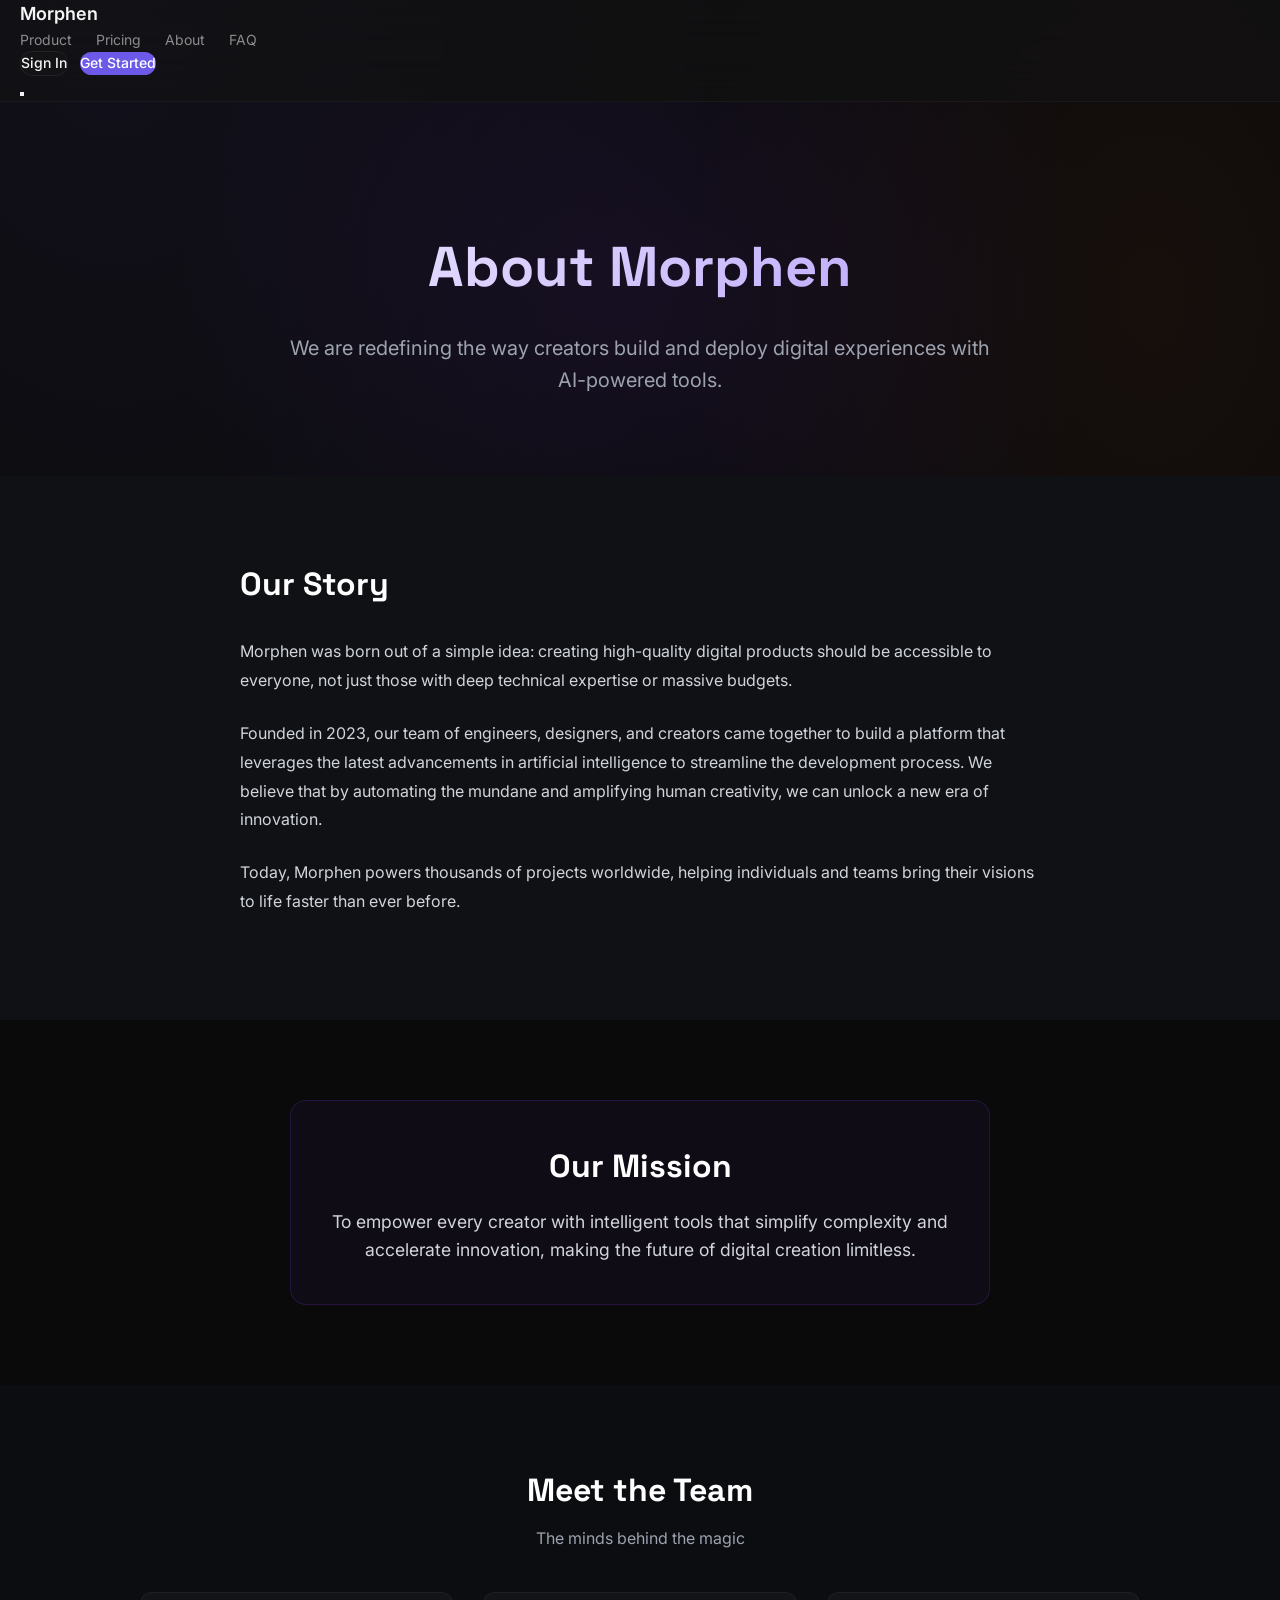
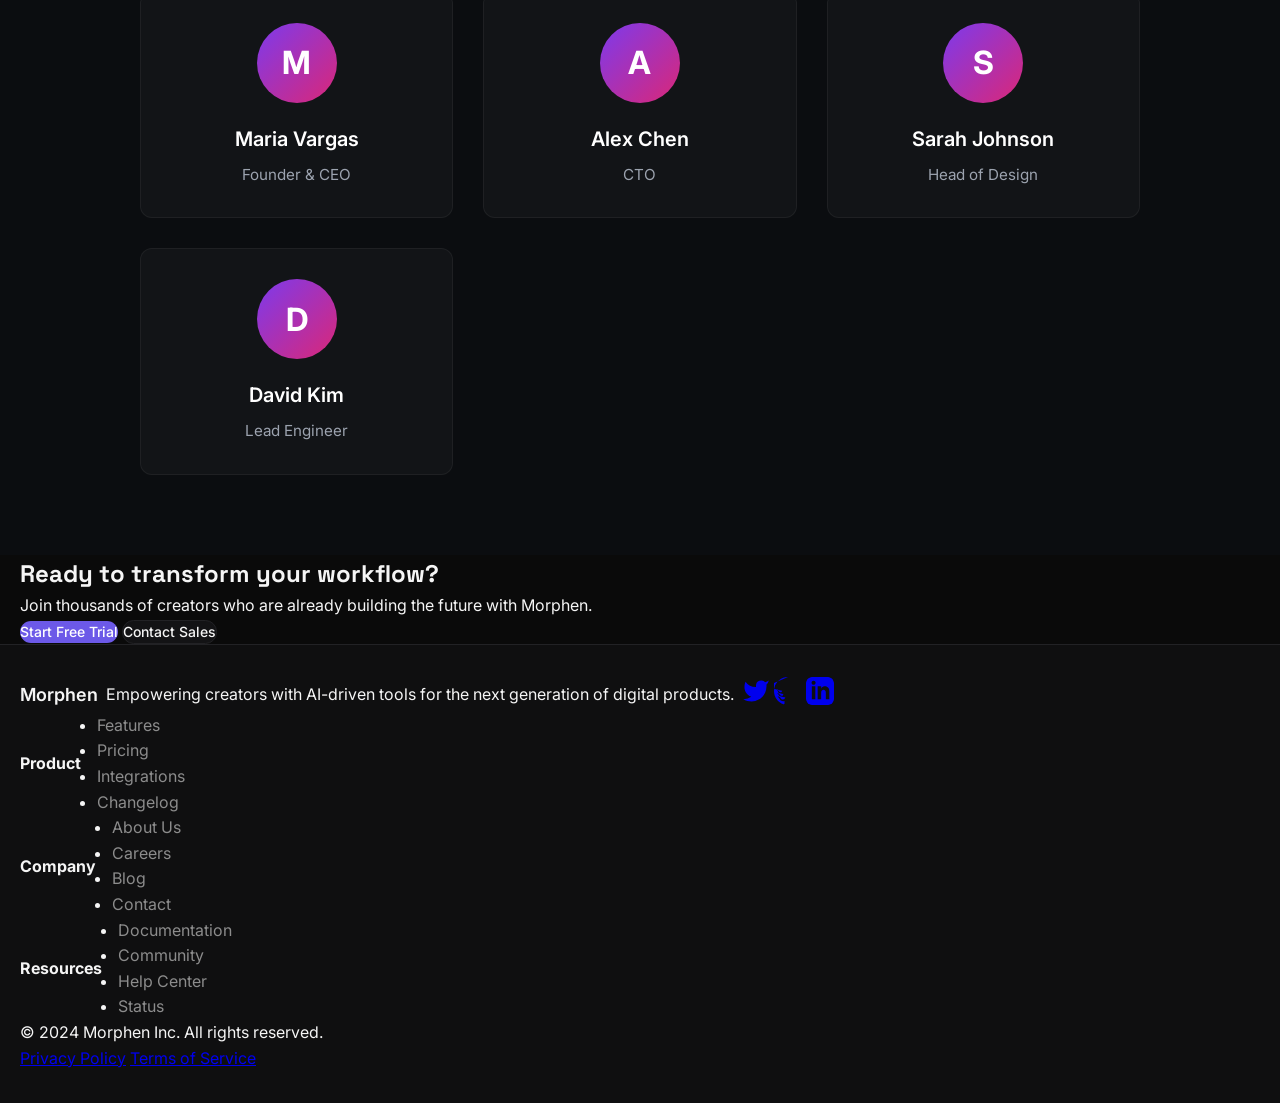
<file: about.html>
<!DOCTYPE html>
<html lang="en">
<head>
    <meta charset="UTF-8">
    <meta name="viewport" content="width=device-width, initial-scale=1.0">
    <title>About - Morphen</title>
    <link rel="stylesheet" href="css/style.css">
    <link rel="preconnect" href="https://fonts.googleapis.com">
    <link rel="preconnect" href="https://fonts.gstatic.com" crossorigin>
    <link href="https://fonts.googleapis.com/css2?family=Inter:wght@400;500;600&family=JetBrains+Mono:wght@400;500&family=Space+Grotesk:wght@500;600;700&display=swap" rel="stylesheet">
    <style>
        /* About Page Specific Styles */
        .about-hero {
            padding: 120px 0 80px;
            text-align: center;
            background: radial-gradient(circle at center, rgba(124, 58, 237, 0.1) 0%, transparent 70%);
        }
        .about-hero h1 {
            font-size: 3.5rem;
            margin-bottom: 20px;
            background: linear-gradient(135deg, #fff 0%, #a78bfa 100%);
            -webkit-background-clip: text;
            -webkit-text-fill-color: transparent;
        }
        .about-hero p {
            font-size: 1.25rem;
            color: #9ca3af;
            max-width: 700px;
            margin: 0 auto;
        }
        .story-section {
            padding: 80px 0;
            background: #0f1115;
        }
        .story-content {
            max-width: 800px;
            margin: 0 auto;
            line-height: 1.8;
            color: #d1d5db;
        }
        .story-content h2 {
            font-size: 2rem;
            margin-bottom: 24px;
            color: #fff;
        }
        .story-content p {
            margin-bottom: 24px;
        }
        .team-section {
            padding: 80px 0;
            background: #0b0d10;
        }
        .team-grid {
            display: grid;
            grid-template-columns: repeat(auto-fit, minmax(250px, 1fr));
            gap: 30px;
            max-width: 1000px;
            margin: 40px auto 0;
        }
        .team-card {
            background: rgba(255, 255, 255, 0.03);
            border: 1px solid rgba(255, 255, 255, 0.05);
            border-radius: 12px;
            padding: 30px;
            text-align: center;
            transition: transform 0.3s ease, border-color 0.3s ease;
        }
        .team-card:hover {
            transform: translateY(-5px);
            border-color: rgba(124, 58, 237, 0.5);
        }
        .team-avatar {
            width: 80px;
            height: 80px;
            border-radius: 50%;
            background: linear-gradient(135deg, #7c3aed, #db2777);
            margin: 0 auto 20px;
            display: flex;
            align-items: center;
            justify-content: center;
            font-size: 2rem;
            font-weight: bold;
            color: white;
        }
        .team-name {
            font-size: 1.25rem;
            font-weight: 600;
            color: #fff;
            margin-bottom: 8px;
        }
        .team-role {
            color: #9ca3af;
            font-size: 0.95rem;
        }
        .mission-section {
            padding: 80px 0;
            text-align: center;
        }
        .mission-box {
            max-width: 700px;
            margin: 0 auto;
            padding: 40px;
            background: rgba(124, 58, 237, 0.05);
            border: 1px solid rgba(124, 58, 237, 0.2);
            border-radius: 16px;
        }
        .mission-box h2 {
            font-size: 2rem;
            margin-bottom: 16px;
            color: #fff;
        }
        .mission-box p {
            color: #d1d5db;
            font-size: 1.1rem;
        }
    </style>
</head>
<body>
    <!-- Header -->
    <header class="header">
        <div class="container header-container">
            <a href="index.html" class="logo">Morphen</a>
            <nav class="nav">
                <a href="index.html#features" class="nav-link">Product</a>
                <a href="index.html#pricing" class="nav-link">Pricing</a>
                <a href="about.html" class="nav-link active">About</a>
                <a href="index.html#faq" class="nav-link">FAQ</a>
            </nav>
            <div class="header-actions">
                <a href="#" class="btn btn-outline">Sign In</a>
                <a href="#" class="btn btn-primary">Get Started</a>
            </div>
            <button class="mobile-menu-btn" aria-label="Menu">
                <span></span>
                <span></span>
                <span></span>
            </button>
        </div>
    </header>

    <!-- About Hero -->
    <section class="about-hero">
        <div class="container">
            <h1>About Morphen</h1>
            <p>We are redefining the way creators build and deploy digital experiences with AI-powered tools.</p>
        </div>
    </section>

    <!-- Our Story -->
    <section class="story-section">
        <div class="container">
            <div class="story-content">
                <h2>Our Story</h2>
                <p>Morphen was born out of a simple idea: creating high-quality digital products should be accessible to everyone, not just those with deep technical expertise or massive budgets.</p>
                <p>Founded in 2023, our team of engineers, designers, and creators came together to build a platform that leverages the latest advancements in artificial intelligence to streamline the development process. We believe that by automating the mundane and amplifying human creativity, we can unlock a new era of innovation.</p>
                <p>Today, Morphen powers thousands of projects worldwide, helping individuals and teams bring their visions to life faster than ever before.</p>
            </div>
        </div>
    </section>

    <!-- Mission -->
    <section class="mission-section">
        <div class="container">
            <div class="mission-box">
                <h2>Our Mission</h2>
                <p>To empower every creator with intelligent tools that simplify complexity and accelerate innovation, making the future of digital creation limitless.</p>
            </div>
        </div>
    </section>

    <!-- Team -->
    <section class="team-section">
        <div class="container">
            <h2 style="text-align: center; font-size: 2rem; color: #fff; margin-bottom: 10px;">Meet the Team</h2>
            <p style="text-align: center; color: #9ca3af; margin-bottom: 40px;">The minds behind the magic</p>
            <div class="team-grid">
                <div class="team-card">
                    <div class="team-avatar">M</div>
                    <div class="team-name">Maria Vargas</div>
                    <div class="team-role">Founder & CEO</div>
                </div>
                <div class="team-card">
                    <div class="team-avatar">A</div>
                    <div class="team-name">Alex Chen</div>
                    <div class="team-role">CTO</div>
                </div>
                <div class="team-card">
                    <div class="team-avatar">S</div>
                    <div class="team-name">Sarah Johnson</div>
                    <div class="team-role">Head of Design</div>
                </div>
                <div class="team-card">
                    <div class="team-avatar">D</div>
                    <div class="team-name">David Kim</div>
                    <div class="team-role">Lead Engineer</div>
                </div>
            </div>
        </div>
    </section>

    <!-- Footer CTA -->
    <section class="footer-cta">
        <div class="container">
            <h2>Ready to transform your workflow?</h2>
            <p>Join thousands of creators who are already building the future with Morphen.</p>
            <div class="cta-buttons">
                <a href="#" class="btn btn-primary btn-lg">Start Free Trial</a>
                <a href="#" class="btn btn-outline btn-lg">Contact Sales</a>
            </div>
        </div>
    </section>

    <!-- Footer -->
    <footer class="footer">
        <div class="container">
            <div class="footer-grid">
                <div class="footer-brand">
                    <a href="index.html" class="logo">Morphen</a>
                    <p>Empowering creators with AI-driven tools for the next generation of digital products.</p>
                    <div class="social-links">
                        <a href="#" aria-label="Twitter"><svg width="20" height="20" fill="currentColor" viewBox="0 0 24 24"><path d="M23 3a10.9 10.9 0 01-3.14 1.53 4.48 4.48 0 00-7.86 3v1A10.66 10.66 0 013 4s-4 9 5 13a11.64 11.64 0 01-7 2c9 5 20 0 20-11.5a4.5 4.5 0 00-.08-.83A7.72 7.72 0 0023 3z"></path></svg></a>
                        <a href="#" aria-label="GitHub"><svg width="20" height="20" fill="currentColor" viewBox="0 0 24 24"><path d="M12 0c-6.626 0-12 5.373-12 12 0 5.302 3.438 9.8 8.207 11.387.599.111.793-.261.793-.577v-2.234c-3.338.726-4.033-1.416-4.033-1.416-.546-1.387-1.333-1.756-1.333-1.756-1.089-.745.083-.729.083-.729 1.205.084 1.839 1.237 1.839 1.237 1.07 1.834 2.807 1.304 3.492.997.107-.775.418-1.305.762-1.604-2.665-.305-5.467-1.334-5.467-1.334-.452-1.139-1.065-1.412-1.065-1.412-.872-.593.066-.581.066-.581.965.068 1.472.993 1.472.993.859 1.469 2.25 1.044 2.802.794.087-.62.332-1.044.604-1.283-2.116-.241-4.342-1.059-4.342-1.059-.362-.915-.879-1.553-.879-1.553-.719-.492.055-.481.055-.481.794.056 1.212.819 1.212.819.709 1.215 1.868.865 2.325.663.072-.517.277-.865.502-1.063-1.765-.201-3.62-.883-3.62-.883-.202-.05-.405-.101-.607-.152-.202-.051-.404-.102-.606-.153-.404-.102-.807-.204-1.21-.306-.403-.102-.806-.204-1.209-.306-.202-.051-.404-.102-.606-.153-.202-.051-.404-.102-.606-.153-.403-.102-.806-.204-1.209-.306-.403-.102-.806-.204-1.209-.306-.202-.051-.404-.102-.606-.153-.202-.051-.404-.102-.606-.153-.403-.102-.806-.204-1.209-.306-.403-.102-.806-.204-1.209-.306z"/></svg></a>
                        <a href="#" aria-label="LinkedIn"><svg width="20" height="20" fill="currentColor" viewBox="0 0 24 24"><path d="M19 0h-14c-2.761 0-5 2.239-5 5v14c0 2.761 2.239 5 5 5h14c2.762 0 5-2.239 5-5v-14c0-2.761-2.238-5-5-5zm-11 19h-3v-11h3v11zm-1.5-12.268c-.966 0-1.75-.79-1.75-1.764s.784-1.764 1.75-1.764 1.75.79 1.75 1.764-.783 1.764-1.75 1.764zm13.5 12.268h-3v-5.604c0-3.368-4-3.113-4 0v5.604h-3v-11h3v1.765c1.396-2.586 7-2.777 7 2.476v6.759z"/></svg></a>
                    </div>
                </div>
                <div class="footer-links">
                    <h4>Product</h4>
                    <ul>
                        <li><a href="index.html#features">Features</a></li>
                        <li><a href="index.html#pricing">Pricing</a></li>
                        <li><a href="#">Integrations</a></li>
                        <li><a href="#">Changelog</a></li>
                    </ul>
                </div>
                <div class="footer-links">
                    <h4>Company</h4>
                    <ul>
                        <li><a href="about.html">About Us</a></li>
                        <li><a href="#">Careers</a></li>
                        <li><a href="#">Blog</a></li>
                        <li><a href="#">Contact</a></li>
                    </ul>
                </div>
                <div class="footer-links">
                    <h4>Resources</h4>
                    <ul>
                        <li><a href="#">Documentation</a></li>
                        <li><a href="#">Community</a></li>
                        <li><a href="#">Help Center</a></li>
                        <li><a href="#">Status</a></li>
                    </ul>
                </div>
            </div>
            <div class="footer-bottom">
                <p>&copy; 2024 Morphen Inc. All rights reserved.</p>
                <div class="legal-links">
                    <a href="#">Privacy Policy</a>
                    <a href="#">Terms of Service</a>
                </div>
            </div>
        </div>
    </footer>

    <script src="js/main.js"></script>
</body>
</html>
</file>
<file: css/style.css>
@import url('https://fonts.googleapis.com/css2?family=Space+Grotesk:wght@400;500;600;700&family=Inter:wght@400;500;600;700&family=JetBrains+Mono:wght@400;500&display=swap');

*{margin:0;padding:0;box-sizing:border-box}
:root{
  --bg:0 0% 4%;--fg:0 0% 96%;--card:240 5% 8%;--muted:240 4% 12%;
  --muted-fg:0 0% 55%;--accent:248 76% 63%;--accent-fg:0 0% 100%;
  --border:240 5% 14%;--orange:18 100% 60%;--green:158 100% 42%;
  --radius:0.85rem;
}
html{font-size:16px;scroll-behavior:smooth}
body{
  font-family:'Inter',system-ui,sans-serif;
  background:radial-gradient(ellipse 66% 46% at 9% 0,rgba(108,92,231,.08),transparent 72%),
             radial-gradient(ellipse 50% 35% at 90% 11%,rgba(255,107,53,.05),transparent 74%),
             #0a0a0a;
  color:hsl(var(--fg));line-height:1.6;min-height:100vh;
}
h1,h2,h3{font-family:'Space Grotesk',system-ui,sans-serif}
.container{width:100%;max-width:1400px;margin:0 auto;padding:0 1.25rem}
header{position:sticky;top:0;z-index:50;border-bottom:1px solid hsl(var(--border)/.5);
  background:hsl(var(--card)/.7);backdrop-filter:blur(24px)}
.header-inner{display:flex;height:4rem;align-items:center;justify-content:space-between}
.logo{display:flex;align-items:center;gap:.5rem;font-size:1.125rem;font-weight:600;
  text-decoration:none;color:hsl(var(--fg))}
.logo svg{height:2rem;width:2rem;border-radius:.375rem}
nav{display:none;gap:1.5rem;font-size:.875rem}
@media(min-width:768px){nav{display:flex}}
nav a{color:hsl(var(--muted-fg));text-decoration:none;transition:color .2s}
nav a:hover{color:hsl(var(--fg))}
.header-actions{display:flex;gap:.5rem;align-items:center}
@media(min-width:640px){.header-actions{gap:.75rem}}
.btn{display:inline-flex;align-items:center;justify-content:center;gap:.5rem;
  font-size:.875rem;font-weight:500;border-radius:calc(var(--radius) - 2px);
  border:none;cursor:pointer;transition:all .2s;text-decoration:none;white-space:nowrap}
.btn:focus-visible{outline:2px solid hsl(var(--accent));outline-offset:2px}
.btn-ghost{background:transparent;color:hsl(var(--fg))}
.btn-ghost:hover{background:hsl(var(--muted))}
.btn-primary{background:hsl(var(--accent));color:#fff}
.btn-primary:hover{background:hsl(var(--accent)/.9);transform:scale(1.02);
  box-shadow:0 0 20px rgba(108,92,231,.3)}
.btn-outline{border:1px solid hsl(var(--border));background:hsl(var(--card));color:hsl(var(--fg))}
.btn-outline:hover{background:hsl(var(--muted))}
.btn-white{background:#fff;color:hsl(var(--accent))}
.btn-white:hover{background:rgba(255,255,255,.9);transform:scale(1.02)}
.h-9{height:2.25rem;padding:0 .75rem}
.h-11{height:2.75rem;padding:0 2rem}

.hero{position:relative;padding:6rem 0 8rem;text-align:center;overflow:hidden;min-height:700px;
  background:#0a0a0a}
.hero-grid{position:absolute;inset:0;
  background-image:
    linear-gradient(rgba(108,92,231,.07) 1px,transparent 1px),
    linear-gradient(90deg,rgba(108,92,231,.07) 1px,transparent 1px);
  background-size:60px 60px;
  mask-image:radial-gradient(ellipse 80% 70% at 50% 50%,black 30%,transparent 80%);
  -webkit-mask-image:radial-gradient(ellipse 80% 70% at 50% 50%,black 30%,transparent 80%);
  z-index:0}
.hero-orb{position:absolute;border-radius:50%;filter:blur(80px);opacity:.5;z-index:0}
.hero-orb-1{top:-10%;left:10%;width:500px;height:500px;
  background:radial-gradient(circle,rgba(108,92,231,.4),transparent 70%);
  animation:orbFloat1 12s ease-in-out infinite}
.hero-orb-2{top:20%;right:-5%;width:400px;height:400px;
  background:radial-gradient(circle,rgba(255,107,53,.3),transparent 70%);
  animation:orbFloat2 15s ease-in-out infinite}
.hero-orb-3{bottom:-10%;left:30%;width:450px;height:450px;
  background:radial-gradient(circle,rgba(108,92,231,.25),transparent 70%);
  animation:orbFloat3 18s ease-in-out infinite}
@keyframes orbFloat1{0%,100%{transform:translate(0,0) scale(1)}50%{transform:translate(50px,30px) scale(1.1)}}
@keyframes orbFloat2{0%,100%{transform:translate(0,0) scale(1)}50%{transform:translate(-40px,50px) scale(1.15)}}
@keyframes orbFloat3{0%,100%{transform:translate(0,0) scale(1)}50%{transform:translate(30px,-40px) scale(1.05)}}
.hero-particles{position:absolute;inset:0;z-index:1;pointer-events:none;overflow:hidden}
.particle{position:absolute;border-radius:50%;
  background:radial-gradient(circle,rgba(108,92,231,.8),rgba(108,92,231,0));
  animation:particleFloat linear infinite}
@keyframes particleFloat{
  0%{transform:translateY(100vh) translateX(0) scale(0);opacity:0}
  10%{opacity:1;transform:translateY(90vh) translateX(10px) scale(1)}
  90%{opacity:1}
  100%{transform:translateY(-10vh) translateX(-10px) scale(0);opacity:0}
}
.hero-overlay{position:absolute;inset:0;
  background:radial-gradient(ellipse 80% 60% at 50% 40%,transparent 0%,rgba(10,10,10,.4) 60%,rgba(10,10,10,.85) 100%);
  z-index:2}
.hero-bottom-fade{position:absolute;bottom:0;left:0;right:0;height:300px;
  background:linear-gradient(to bottom,transparent 0%,rgba(10,10,10,.3) 30%,rgba(10,10,10,.7) 60%,rgba(10,10,10,.95) 85%,#0a0a0a 100%);
  z-index:2;pointer-events:none}
.hero .container{position:relative;z-index:3}
.hero h1{font-size:2.5rem;font-weight:700;letter-spacing:-.025em;line-height:1.1;
  font-family:'Space Grotesk',system-ui,sans-serif}
@media(min-width:768px){.hero h1{font-size:3.75rem}}
.hero h1 .accent{color:hsl(var(--accent))}
.hero p.lead{margin-top:1.25rem;font-size:1.125rem;color:hsl(var(--muted-fg));
  max-width:42rem;margin-left:auto;margin-right:auto}
.hero-ctas{margin-top:2rem;display:flex;flex-direction:column;gap:.75rem;
  align-items:center;padding:0 1rem}
@media(min-width:640px){.hero-ctas{flex-direction:row;justify-content:center;padding:0}}
.hero-ctas .btn{width:100%}
@media(min-width:640px){.hero-ctas .btn{width:auto}}
.hero-note{margin-top:1rem;font-size:.875rem;color:hsl(var(--muted-fg))}
.scroll-indicator{position:absolute;bottom:2rem;left:50%;transform:translateX(-50%);
  z-index:3;display:flex;flex-direction:column;align-items:center;gap:.5rem;
  color:hsl(var(--muted-fg));font-size:.75rem;opacity:.7}
.scroll-indicator .mouse{width:1.5rem;height:2.5rem;border:2px solid hsl(var(--muted-fg));
  border-radius:1rem;position:relative}
.scroll-indicator .mouse::after{content:'';position:absolute;top:.5rem;left:50%;
  transform:translateX(-50%);width:2px;height:6px;background:hsl(var(--muted-fg));
  border-radius:1px;animation:scrollDown 1.5s ease-in-out infinite}
@keyframes scrollDown{0%{opacity:1;transform:translate(-50%,0)}100%{opacity:0;transform:translate(-50%,8px)}}

.section{padding:5rem 0}
.section-header{text-align:center;margin-bottom:2.5rem}
.badge{display:inline-flex;align-items:center;border-radius:9999px;
  background:hsl(var(--card));border:1px solid hsl(var(--border));
  padding:.375rem .875rem;font-size:.75rem;font-weight:600;color:hsl(var(--fg))}
.section-header h2{margin-top:.75rem;font-size:1.875rem;font-weight:700;letter-spacing:-.025em;
  font-family:'Space Grotesk',system-ui,sans-serif}
@media(min-width:768px){.section-header h2{font-size:3rem}}
.section-header p{margin-top:.75rem;max-width:42rem;margin:0 auto;color:hsl(var(--muted-fg))}

.comparison-wrap{max-width:64rem;margin:0 auto;border-radius:1rem;
  border:1px solid hsl(var(--border));background:hsl(var(--card));overflow:hidden}
.comparison-bar{display:flex;align-items:center;gap:.5rem;
  border-bottom:1px solid hsl(var(--border));padding:.75rem 1rem;background:hsl(var(--card))}
.dot{height:.75rem;width:.75rem;border-radius:9999px}
.dot-r{background:rgba(239,68,68,.8)}.dot-y{background:rgba(234,179,8,.8)}.dot-g{background:rgba(34,197,94,.8)}
.comparison-bar span.ml{margin-left:.5rem;font-size:.75rem;color:hsl(var(--muted-fg))}
.slider{position:relative;aspect-ratio:16/10;width:100%;cursor:col-resize;
  user-select:none;overflow:hidden;background:hsl(var(--muted))}
.slider img{position:absolute;inset:0;height:100%;width:100%;object-fit:cover;object-position:top}
.slider .label{position:absolute;top:1rem;padding:.375rem .875rem;border-radius:9999px;
  font-size:.75rem;font-weight:600;color:#fff;z-index:10}
.label-before{left:1rem;background:rgba(239,68,68,.9)}
.label-after{right:1rem;background:hsl(var(--accent))}
.slider .handle{position:absolute;top:0;bottom:0;width:2px;background:#fff;
  box-shadow:0 0 8px rgba(0,0,0,.3);z-index:10;transform:translateX(-50%)}
.slider .handle-btn{position:absolute;top:50%;left:50%;transform:translate(-50%,-50%);
  height:2.5rem;width:2.5rem;border-radius:9999px;border:2px solid #fff;
  background:hsl(var(--accent));display:grid;place-items:center;
  box-shadow:0 10px 15px -3px rgba(0,0,0,.1)}
.slider .handle-btn svg{height:1rem;width:1rem;color:#fff}
.comparison-note{margin-top:1rem;text-align:center;font-size:.875rem;color:hsl(var(--muted-fg))}

.steps-grid{max-width:64rem;margin:0 auto;display:grid;gap:1rem;position:relative}
@media(min-width:768px){.steps-grid{grid-template-columns:repeat(3,1fr)}}
.step-head{display:flex;align-items:center;justify-content:space-between;margin-bottom:.75rem;padding:0 .25rem}
.step-num{display:inline-flex;height:2rem;width:2rem;align-items:center;justify-content:center;
  border-radius:.5rem;background:hsl(var(--accent));font-size:.75rem;font-weight:700;color:#fff}
.step-arrow{display:none;height:1rem;width:1rem;color:hsl(var(--muted-fg)/.4)}
@media(min-width:768px){.step-arrow{display:block}}
.step:last-child .step-arrow{display:none}
.step-card{height:100%;border-radius:1rem;border:1px solid hsl(var(--border)/.6);
  background:hsl(var(--card));padding:1.75rem;transition:border-color .15s}
.step-card:hover{border-color:hsl(var(--accent)/.3)}
.step-icon{margin-bottom:1rem;display:grid;height:2.5rem;width:2.5rem;place-items:center;
  border-radius:.5rem;background:hsl(var(--accent)/.1);color:hsl(var(--accent))}
.step-card h3{font-size:1.25rem;font-weight:600;margin-bottom:.5rem;
  font-family:'Space Grotesk',system-ui,sans-serif}
.step-card p{font-size:.875rem;color:hsl(var(--muted-fg));line-height:1.625}

.features-grid{display:grid;gap:1.25rem;margin-bottom:2.5rem}
@media(min-width:768px){.features-grid{grid-template-columns:repeat(2,1fr)}}
@media(min-width:1024px){.features-grid{grid-template-columns:repeat(3,1fr)}}
.feature-card-wrap{border-radius:1rem;padding:1px;
  background:linear-gradient(to bottom,hsl(var(--accent)/.4),hsl(var(--accent)/.1),transparent);
  transition:box-shadow .3s}
.feature-card-wrap:hover{box-shadow:0 0 60px -15px rgba(108,89,232,.3)}
.feature-card-wrap.orange{background:linear-gradient(to bottom,hsl(var(--orange)/.4),hsl(var(--orange)/.1),transparent)}
.feature-card-wrap.orange:hover{box-shadow:0 0 60px -15px rgba(255,112,51,.3)}
.feature-card-wrap.green{background:linear-gradient(to bottom,hsl(var(--green)/.4),hsl(var(--green)/.1),transparent)}
.feature-card-wrap.green:hover{box-shadow:0 0 60px -15px rgba(0,214,136,.3)}
.feature-card{display:flex;height:100%;flex-direction:column;border-radius:calc(1rem - 1px);
  background:hsl(var(--card));padding:1.5rem}
.feature-icon{margin-bottom:1rem;display:grid;height:2.5rem;width:2.5rem;place-items:center;
  border-radius:.5rem;background:hsl(var(--accent)/.15);color:hsl(var(--accent));transition:transform .2s}
.feature-card-wrap:hover .feature-icon{transform:scale(1.1)}
.feature-card-wrap.orange .feature-icon{background:hsl(var(--orange)/.15);color:hsl(var(--orange))}
.feature-card-wrap.green .feature-icon{background:hsl(var(--green)/.15);color:hsl(var(--green))}
.feature-card h3{font-size:1.125rem;font-weight:600;margin-bottom:.5rem;
  font-family:'Space Grotesk',system-ui,sans-serif}
.feature-card p{font-size:.875rem;color:hsl(var(--muted-fg));line-height:1.625}

.divider{margin:2.5rem auto;height:1px;width:6rem;
  background:linear-gradient(to right,transparent,hsl(var(--border)),transparent)}
.mini-grid{display:grid;gap:1rem;grid-template-columns:repeat(1,1fr)}
@media(min-width:640px){.mini-grid{grid-template-columns:repeat(3,1fr)}}
.mini-card{display:flex;align-items:center;gap:1rem;border-radius:.75rem;
  border:1px solid hsl(var(--border)/.6);background:hsl(var(--card));padding:1.25rem;transition:all .2s}
.mini-card:hover{border-color:hsl(var(--accent)/.2)}
.mini-icon{height:2rem;width:2rem;flex-shrink:0;place-items:center;border-radius:.375rem;
  background:hsl(var(--accent)/.1);color:hsl(var(--accent));display:grid}
.mini-card p{font-size:.875rem;font-weight:500;margin-bottom:.125rem}
.mini-card span{font-size:.75rem;color:hsl(var(--muted-fg));line-height:1.5;display:block}

.audience-grid{display:grid;gap:1.25rem}
@media(min-width:768px){.audience-grid{grid-template-columns:repeat(3,1fr)}}
.audience-card{height:100%;border-radius:1rem;border:1px solid hsl(var(--border));
  background:hsl(var(--card));transition:all .2s;overflow:hidden}
.audience-card:hover{border-color:hsl(var(--accent)/.3)}
.audience-head{padding:1.5rem 1.5rem .5rem}
.audience-icon{margin-bottom:.75rem;display:grid;height:2.5rem;width:2.5rem;place-items:center;
  border-radius:.5rem;background:hsl(var(--accent)/.1);color:hsl(var(--accent))}
.audience-card h3{font-size:1.125rem;font-weight:600;margin-bottom:.5rem;
  font-family:'Space Grotesk',system-ui,sans-serif}
.audience-body{padding:0 1.5rem 1.5rem}
.audience-body p{font-size:.875rem;color:hsl(var(--muted-fg));line-height:1.625}

.testimonials-grid{display:grid;gap:1.25rem;grid-template-columns:1fr}
@media(min-width:768px){.testimonials-grid{grid-template-columns:repeat(2,1fr)}}
.testimonial{border-radius:1rem;border:1px solid hsl(var(--border));
  background:hsl(var(--card));padding:1.5rem;color:inherit;transition:border-color .15s}
.testimonial:hover{border-color:hsl(var(--accent)/.3)}
.t-head{display:flex;align-items:center;justify-content:space-between;margin-bottom:1rem}
.t-user{display:flex;align-items:center;gap:.75rem}
.t-avatar{height:2.5rem;width:2.5rem;border-radius:9999px;background:hsl(var(--muted));
  display:grid;place-items:center;font-weight:600;font-size:.875rem;color:#fff;flex-shrink:0;overflow:hidden}
.t-avatar img{width:100%;height:100%;object-fit:cover}
.t-name{font-size:.875rem;font-weight:600}
.t-handle{font-size:.75rem;color:hsl(var(--muted-fg))}
.t-x{height:1rem;width:1rem;flex-shrink:0;color:hsl(var(--muted-fg))}
.testimonial p{font-size:.875rem;color:hsl(var(--muted-fg));line-height:1.625}

.stats-note{margin:2rem 0 1.5rem;text-align:center;color:hsl(var(--muted-fg));font-size:.875rem}
.stats-grid{max-width:64rem;margin:0 auto;display:grid;gap:.75rem;grid-template-columns:repeat(2,1fr)}
@media(min-width:768px){.stats-grid{grid-template-columns:repeat(4,1fr)}}
.stat{display:flex;align-items:center;gap:.75rem;border-radius:.75rem;
  border:1px solid hsl(var(--border)/.6);background:hsl(var(--card));padding:1rem 1.25rem;
  text-decoration:none;color:inherit;transition:border-color .15s}
.stat:hover{border-color:hsl(var(--accent)/.3)}
.stat-icon{height:1.5rem;width:1.5rem;flex-shrink:0}
.stat-val{font-size:1.125rem;font-weight:700}
.stat-lbl{font-size:.75rem;color:hsl(var(--muted-fg))}

.video-wrap{max-width:64rem;margin:0 auto;border-radius:1rem;border:1px solid hsl(var(--border));
  overflow:hidden;box-shadow:0 0 80px -20px rgba(108,89,232,.3)}
.video-btn{position:relative;display:block;width:100%;aspect-ratio:16/9;
  cursor:pointer;background:hsl(var(--card));border:none}
.video-btn img{height:100%;width:100%;object-fit:cover}
.video-btn .overlay{position:absolute;inset:0;display:grid;place-items:center;
  background:rgba(0,0,0,.3);transition:background .2s}
.video-btn:hover .overlay{background:rgba(0,0,0,.4)}
.play-btn{display:grid;height:4rem;width:4rem;place-items:center;border-radius:9999px;
  background:hsl(var(--accent));color:#fff;box-shadow:0 10px 15px -3px rgba(0,0,0,.1);transition:transform .2s}
.video-btn:hover .play-btn{transform:scale(1.1)}
.play-btn svg{height:1.75rem;width:1.75rem;fill:currentColor;margin-left:.125rem}

.faq-wrap{max-width:48rem;margin:0 auto}
.faq-wrap h2{font-size:1.875rem;font-weight:700;letter-spacing:-.025em;margin-bottom:1.5rem;
  font-family:'Space Grotesk',system-ui,sans-serif}
.faq-list{border-radius:1rem;border:1px solid hsl(var(--border));background:hsl(var(--card));overflow:hidden}
.faq-item{border-bottom:1px solid hsl(var(--border))}
.faq-item:last-child{border-bottom:none}
.faq-q{display:flex;flex:1;align-items:center;justify-content:space-between;
  padding:1.25rem 1.5rem;background:none;color:hsl(var(--fg));
  font-size:.875rem;font-weight:500;text-align:left;cursor:pointer;width:100%;transition:background .15s}
.faq-q:hover{background:hsl(var(--muted)/.3)}
.faq-q svg{height:1rem;width:1rem;flex-shrink:0;color:hsl(var(--muted-fg));transition:transform .2s}
.faq-item.open .faq-q svg{transform:rotate(180deg)}
.faq-a{overflow:hidden;max-height:0;transition:max-height .3s ease-out}
.faq-item.open .faq-a{max-height:500px}
.faq-a-inner{padding:0 1.5rem 1.25rem;font-size:.875rem;color:hsl(var(--muted-fg));line-height:1.625}

.cta{margin:0 1rem 3rem;border-radius:1rem;
  background:linear-gradient(135deg,hsl(var(--accent)),hsl(var(--accent)/.9),hsl(var(--orange)/.6));
  padding:4rem 1.5rem;color:#fff;text-align:center}
@media(min-width:768px){.cta{margin:0 2rem 3rem}}
.cta h2{font-size:2.25rem;font-weight:700;letter-spacing:-.025em;
  font-family:'Space Grotesk',system-ui,sans-serif}
@media(min-width:768px){.cta h2{font-size:2.5rem}}
.cta>p{margin-top:.75rem;color:rgba(255,255,255,.8)}
.cta .btn-wrap{margin-top:1.5rem}
.cta .note{margin-top:.75rem;font-size:.875rem;color:rgba(255,255,255,.6)}

footer{border-top:1px solid hsl(var(--border));background:hsl(var(--card)/.6);padding:2rem 0}
.footer-inner{display:flex;flex-direction:column;gap:1rem;font-size:.875rem;color:hsl(var(--muted-fg))}
@media(min-width:768px){.footer-inner{flex-direction:row;align-items:center;justify-content:space-between}}
.footer-brand{display:flex;align-items:center;gap:.5rem;color:hsl(var(--fg))}
.footer-brand svg{height:1.75rem;width:1.75rem;border-radius:.375rem}
.footer-links{display:flex;flex-wrap:wrap;align-items:center;gap:1rem}
.footer-links a{color:hsl(var(--muted-fg));text-decoration:none;transition:color .2s}
.footer-links a:hover{color:hsl(var(--fg))}
.footer-links .x-icon{display:inline-flex}
.footer-links .x-icon svg{height:1rem;width:1rem}

.reveal{opacity:0;transform:translateY(20px);transition:opacity .6s ease,transform .6s ease}
.reveal.visible{opacity:1;transform:translateY(0)}
.icon{height:1.25rem;width:1.25rem}.icon-sm{height:1rem;width:1rem}
</file>
